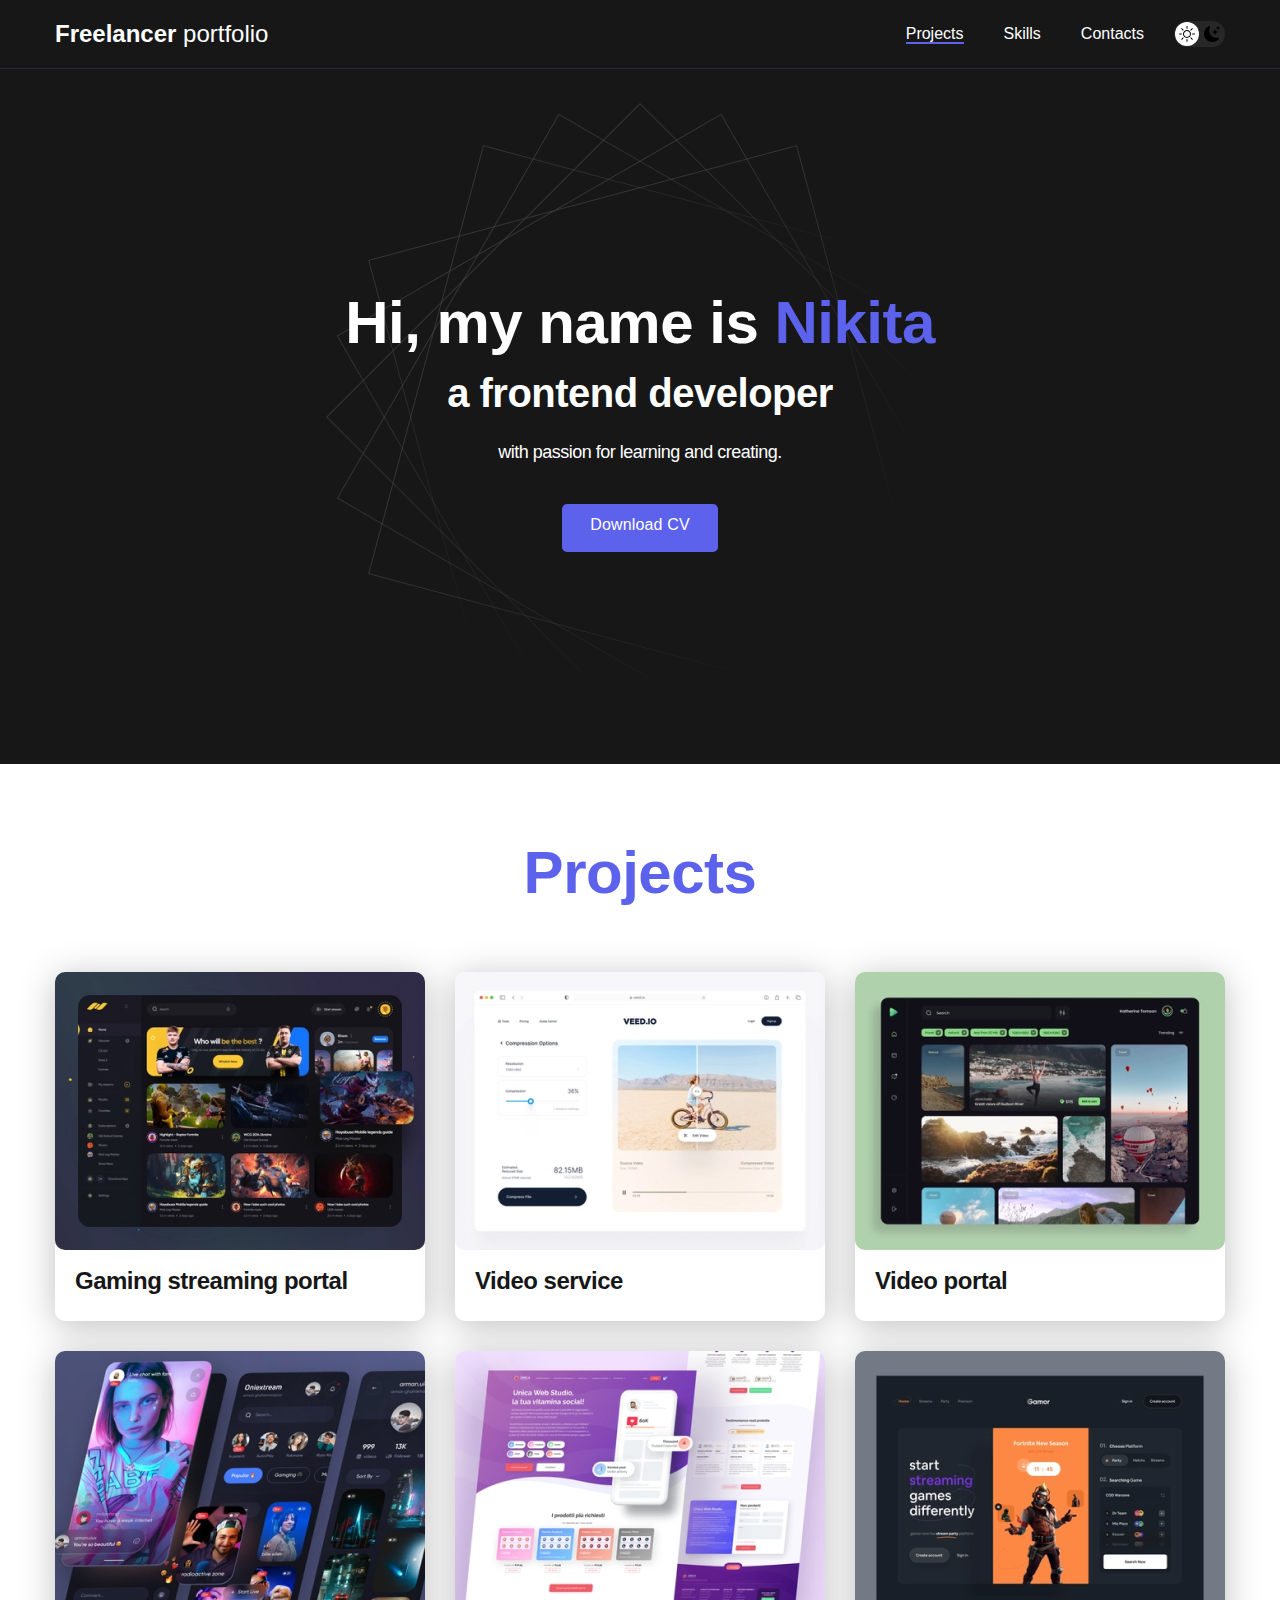
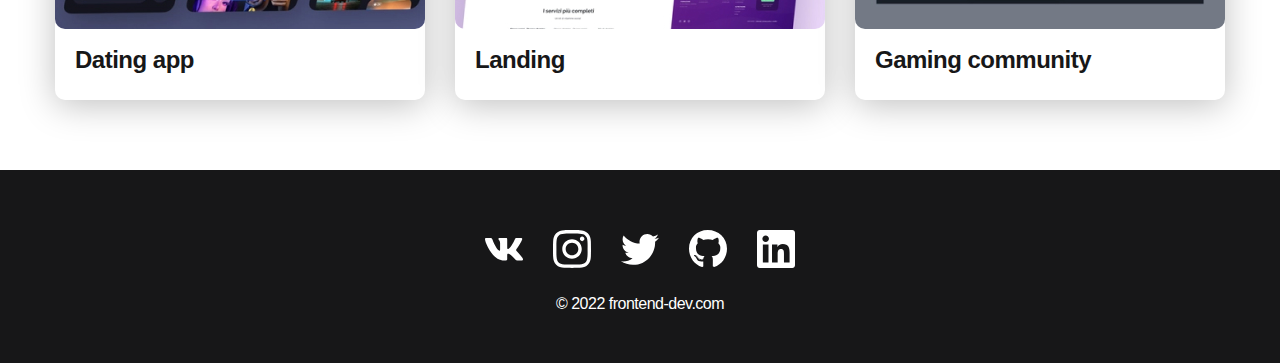
<file: index.html>
﻿<!DOCTYPE html>
<html lang="en">
<head>
    <meta charset="UTF-8">
    <meta http-equiv="X-UA-Compatible" content="IE=edge">
    <meta name="viewport" content="width=device-width, initial-scale=1.0">
    <title>Freelancer portfolio</title>
    <link rel="stylesheet" href="css/main.css">
</head>
<body>
    <nav class="nav">
        <div class="container">
            <div class="nav-row">
                <a href="index.html" class="logo"><strong>Freelancer</strong> portfolio</a>

                <button class="dark-mode-btn">
                    <img src="img/icons/sun.svg" alt="Light mode" class="dark-mode-btn__icon">
                    <img src="img/icons/moon.svg" alt="Dark mode" class="dark-mode-btn__icon">
                </button>

                <ul class="nav-list">
                    <li class="nav-list__item"><a href="index.html" class="nav-list__link nav-list__link--active">Projects</a></li>
                    <li class="nav-list__item"><a href="skills.html" class="nav-list__link">Skills</a></li>
                    <li class="nav-list__item"><a href="contacts.html" class="nav-list__link">Contacts</a></li>
                </ul>
            </div>
        </div>
    </nav>

    <header class="header">
        <div class="header__wrapper">
            <h1 class="header__title">
                <strong>Hi, my name is <em>Nikita</em></strong><br>
                a frontend developer
            </h1>
            <div class="header__text">
                <p>with passion for learning and creating.</p>
            </div>
            <a href="#!" class="btn">Download CV</a>
        </div>
    </header>

    <main class="section">
        <div class="container">
            <h2 class="title-1">Projects</h2>
            <ul class="projects">
                <li class="project">
                    <a href="project-page.html">
                        <img src="img/projects/01.jpg" alt="Project img" class="project__img">
                        <h3 class="project__title">Gaming streaming portal</h3>
                    </a>
                </li>
                <li class="project">
                    <a href="project-page.html">
                        <img src="img/projects/02.jpg" alt="Project img" class="project__img">
                        <h3 class="project__title">Video service</h3>
                    </a>
                </li>
                <li class="project">
                    <a href="project-page.html">
                        <img src="img/projects/03.jpg" alt="Project img" class="project__img">
                        <h3 class="project__title">Video portal</h3>
                    </a>
                </li>

                <li class="project">
                    <img src="img/projects/04.jpg" alt="Project img" class="project__img">
                    <h3 class="project__title">Dating app</h3>
                </li>
                <li class="project">
                    <img src="img/projects/05.jpg" alt="Project img" class="project__img">
                    <h3 class="project__title">Landing</h3>
                </li>
                <li class="project">
                    <img src="img/projects/06.jpg" alt="Project img" class="project__img">
                    <h3 class="project__title">Gaming community</h3>
                </li>

            </ul>
        </div>
    </main>

    <footer class="footer">
        <div class="container">
            <div class="footer__wrapper">
                <ul class="social">
                    <li class="social__item"><a href="https://vk.com/"><img src="img/icons/vk.svg" alt="Link"></a></li>
                    <li class="social__item"><a href="https://instagram.com/"><img src="img/icons/instagram.svg" alt="Link"></a></li>
                    <li class="social__item"><a href="https://twitter.com/"><img src="img/icons/twitter.svg" alt="Link"></a></li>
                    <li class="social__item"><a href="https://github.com"><img src="img/icons/gitHub.svg" alt="Link"></a></li>
                    <li class="social__item"><a href="https://linkedIn.com"><img src="img/icons/linkedIn.svg" alt="Link"></a></li>
                </ul>
                <div class="copyright">
                    <p>© 2022 frontend-dev.com</p>
                </div>
            </div>
        </div>
    </footer>

    <script src="js/main.js"></script>

</body>
</html>
</file>
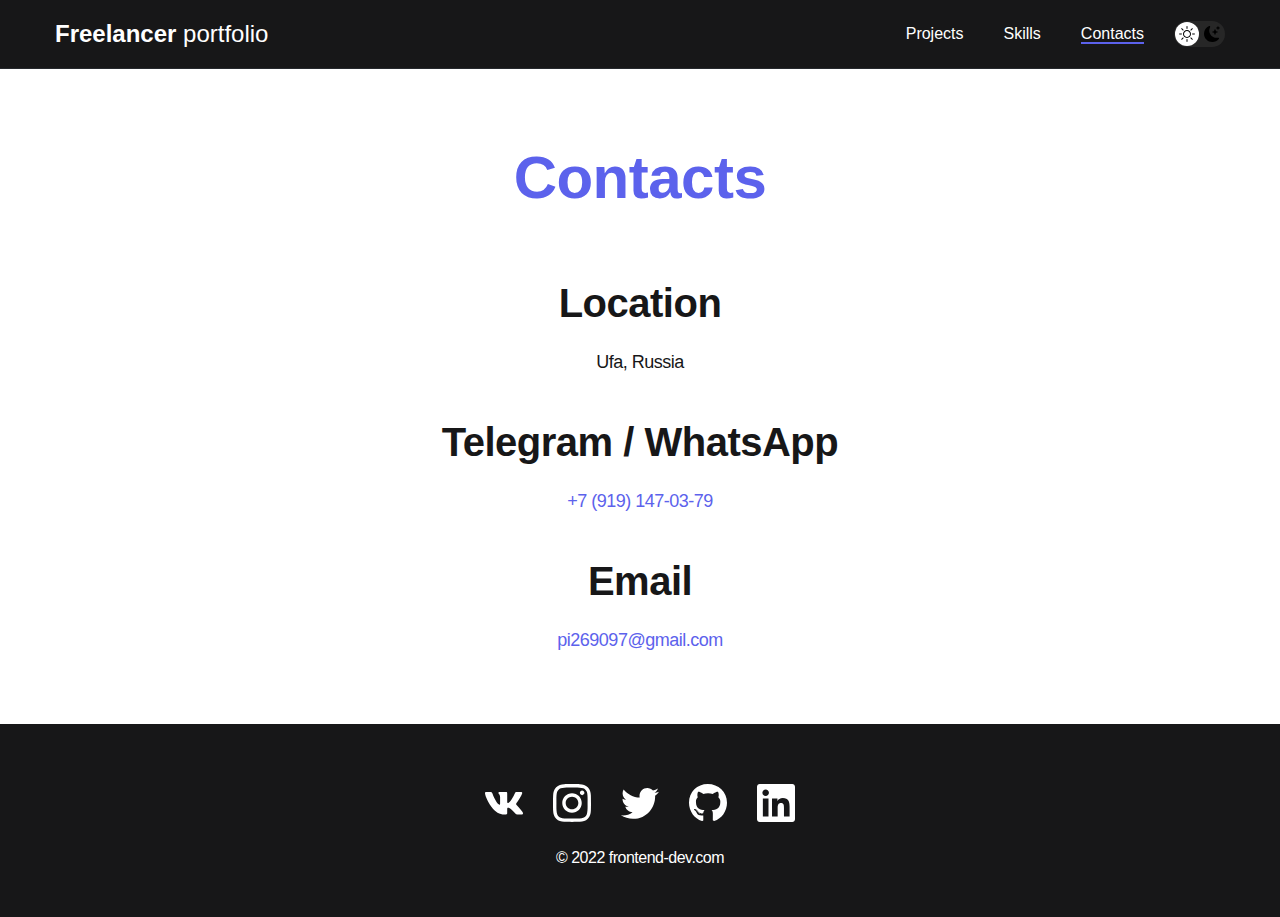
<file: contacts.html>
﻿<!DOCTYPE html>
<html lang="en">
<head>
    <meta charset="UTF-8">
    <meta http-equiv="X-UA-Compatible" content="IE=edge">
    <meta name="viewport" content="width=device-width, initial-scale=1.0">
    <title>Freelancer portfolio</title>
    <link rel="stylesheet" href="css/main.css">
</head>
<body>
    <nav class="nav">
        <div class="container">
            <div class="nav-row">
                <a href="index.html" class="logo"><strong>Freelancer</strong> portfolio</a>

                <button class="dark-mode-btn">
                    <img src="img/icons/sun.svg" alt="Light mode" class="dark-mode-btn__icon">
                    <img src="img/icons/moon.svg" alt="Dark mode" class="dark-mode-btn__icon">
                </button>
                
                <ul class="nav-list">
                    <li class="nav-list__item"><a href="index.html" class="nav-list__link">Projects</a></li>
                    <li class="nav-list__item"><a href="skills.html" class="nav-list__link">Skills</a></li>
                    <li class="nav-list__item"><a href="contacts.html" class="nav-list__link nav-list__link--active">Contacts</a></li>
                </ul>
            </div>
        </div>
    </nav>

    <main class="section">
        <div class="container">
                <h1 class="title-1">Contacts</h1>

                <ul class="content-list">
                    <li class="content-list__item">
                        <h2 class="title-2">Location</h2>
                        <p>Ufa, Russia</p>
                    </li>
                    <li class="content-list__item">
                        <h2 class="title-2">Telegram / WhatsApp</h2>
                        <p><a href="tel:+7 (919) 147-03-79">+7 (919) 147-03-79</a></p>
                    </li>
                    <li class="content-list__item">
                        <h2 class="title-2">Email</h2>
                        <p><a href="mailto:pi269097@gmail.com">pi269097@gmail.com</a></p>
                    </li>
                </ul>

        </div>
    </main>

    <footer class="footer">
        <div class="container">
            <div class="footer__wrapper">
                <ul class="social">
                    <li class="social__item"><a href="https://vk.com/"><img src="img/icons/vk.svg" alt="Link"></a></li>
                    <li class="social__item"><a href="https://instagram.com/"><img src="img/icons/instagram.svg" alt="Link"></a></li>
                    <li class="social__item"><a href="https://twitter.com/"><img src="img/icons/twitter.svg" alt="Link"></a></li>
                    <li class="social__item"><a href="https://github.com"><img src="img/icons/gitHub.svg" alt="Link"></a></li>
                    <li class="social__item"><a href="https://linkedIn.com"><img src="img/icons/linkedIn.svg" alt="Link"></a></li>
                </ul>
                <div class="copyright">
                    <p>© 2022 frontend-dev.com</p>
                </div>
            </div>
        </div>
    </footer>

    <script src="js/main.js"></script>

</body>
</html>
</file>
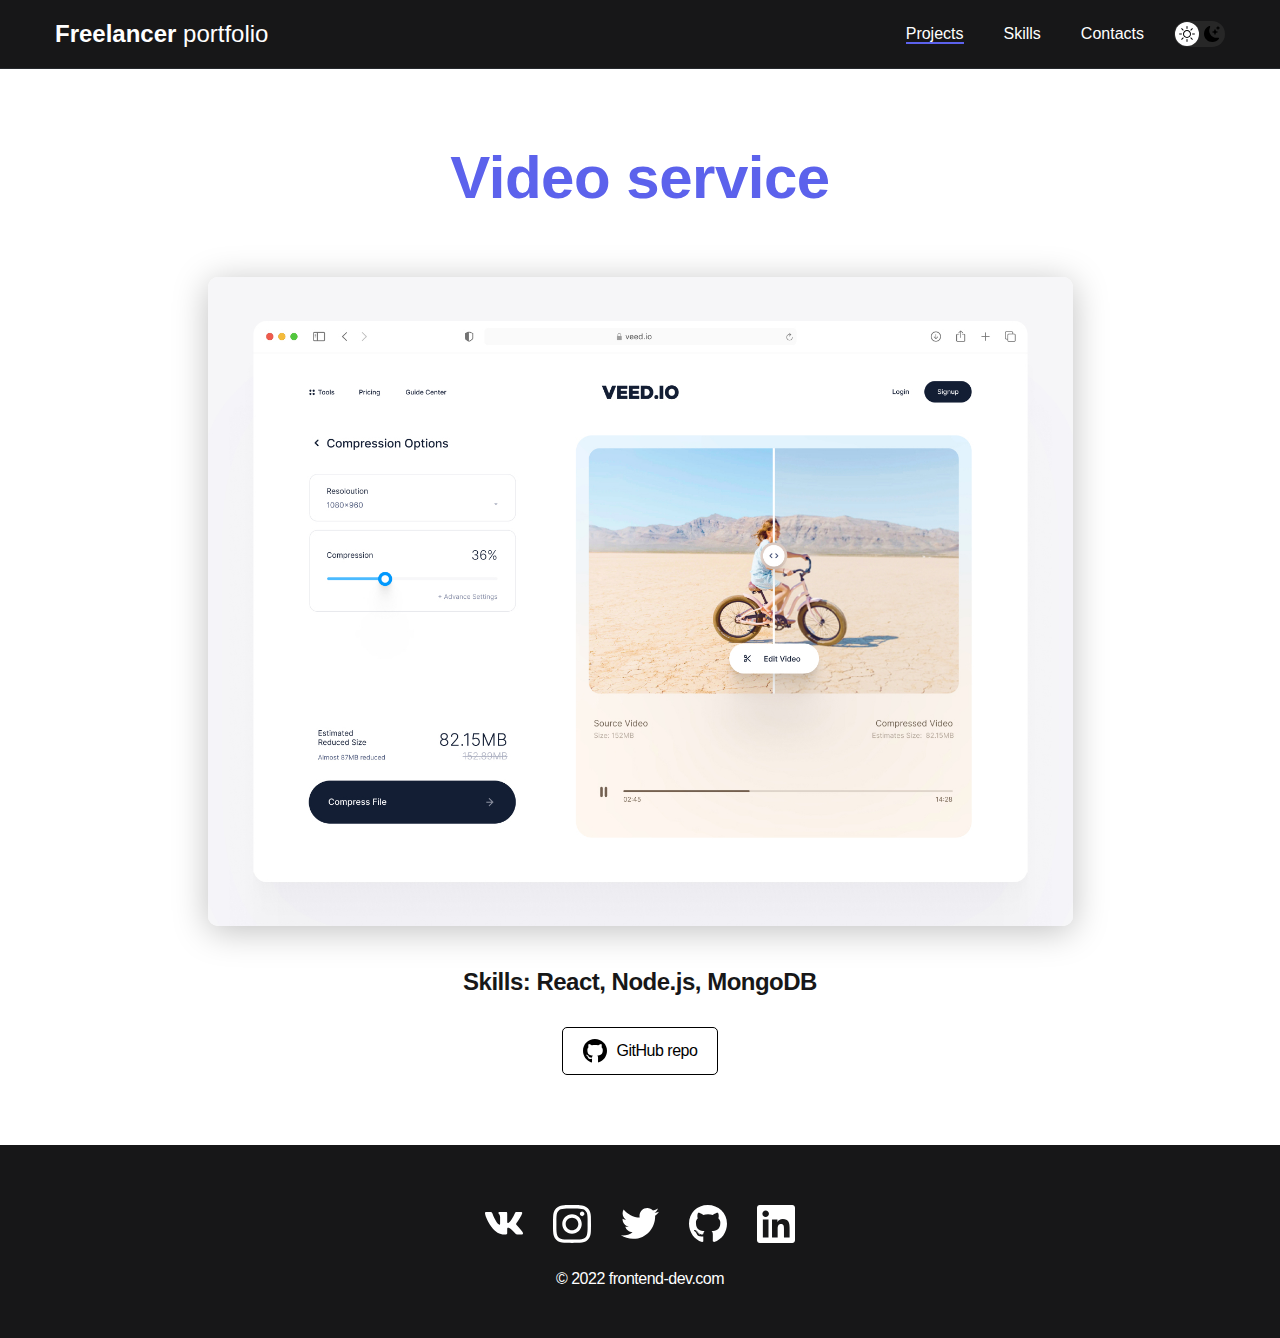
<file: project-page.html>
﻿<!DOCTYPE html>
<html lang="en">
<head>
    <meta charset="UTF-8">
    <meta http-equiv="X-UA-Compatible" content="IE=edge">
    <meta name="viewport" content="width=device-width, initial-scale=1.0">
    <title>Freelancer portfolio</title>
    <link rel="stylesheet" href="css/main.css">
</head>
<body>
    <nav class="nav">
        <div class="container">
            <div class="nav-row">
                <a href="index.html" class="logo"><strong>Freelancer</strong> portfolio</a>

                <button class="dark-mode-btn">
                    <img src="img/icons/sun.svg" alt="Light mode" class="dark-mode-btn__icon">
                    <img src="img/icons/moon.svg" alt="Dark mode" class="dark-mode-btn__icon">
                </button>

                <ul class="nav-list">
                    <li class="nav-list__item"><a href="index.html" class="nav-list__link nav-list__link--active">Projects</a></li>
                    <li class="nav-list__item"><a href="skills.html" class="nav-list__link">Skills</a></li>
                    <li class="nav-list__item"><a href="contacts.html" class="nav-list__link">Contacts</a></li>
                </ul>
            </div>
        </div>
    </nav>

    <main class="section">
        <div class="container">
            <div class="project-details">

                <h1 class="title-1">Video service</h1>

                <img src="img/projects/02-big.jpg" alt="" class="project-details__cover">

                <div class="project-details__desc">
                    <p>Skills: React, Node.js, MongoDB</p>
                </div>

                <a href="https://github.com/NikitaGareev" class="btn-outline">
                    <img src="img/icons/gitHub-black.svg" alt="">
                    GitHub repo
                </a>

            </div>
        </div>
    </main>

    <footer class="footer">
        <div class="container">
            <div class="footer__wrapper">
                <ul class="social">
                    <li class="social__item"><a href="https://vk.com/"><img src="img/icons/vk.svg" alt="Link"></a></li>
                    <li class="social__item"><a href="https://instagram.com/"><img src="img/icons/instagram.svg" alt="Link"></a></li>
                    <li class="social__item"><a href="https://twitter.com/"><img src="img/icons/twitter.svg" alt="Link"></a></li>
                    <li class="social__item"><a href="https://github.com"><img src="img/icons/gitHub.svg" alt="Link"></a></li>
                    <li class="social__item"><a href="https://linkedIn.com"><img src="img/icons/linkedIn.svg" alt="Link"></a></li>
                </ul>
                <div class="copyright">
                    <p>© 2022 frontend-dev.com</p>
                </div>
            </div>
        </div>
    </footer>

    <script src="js/main.js"></script>

</body>
</html>
</file>
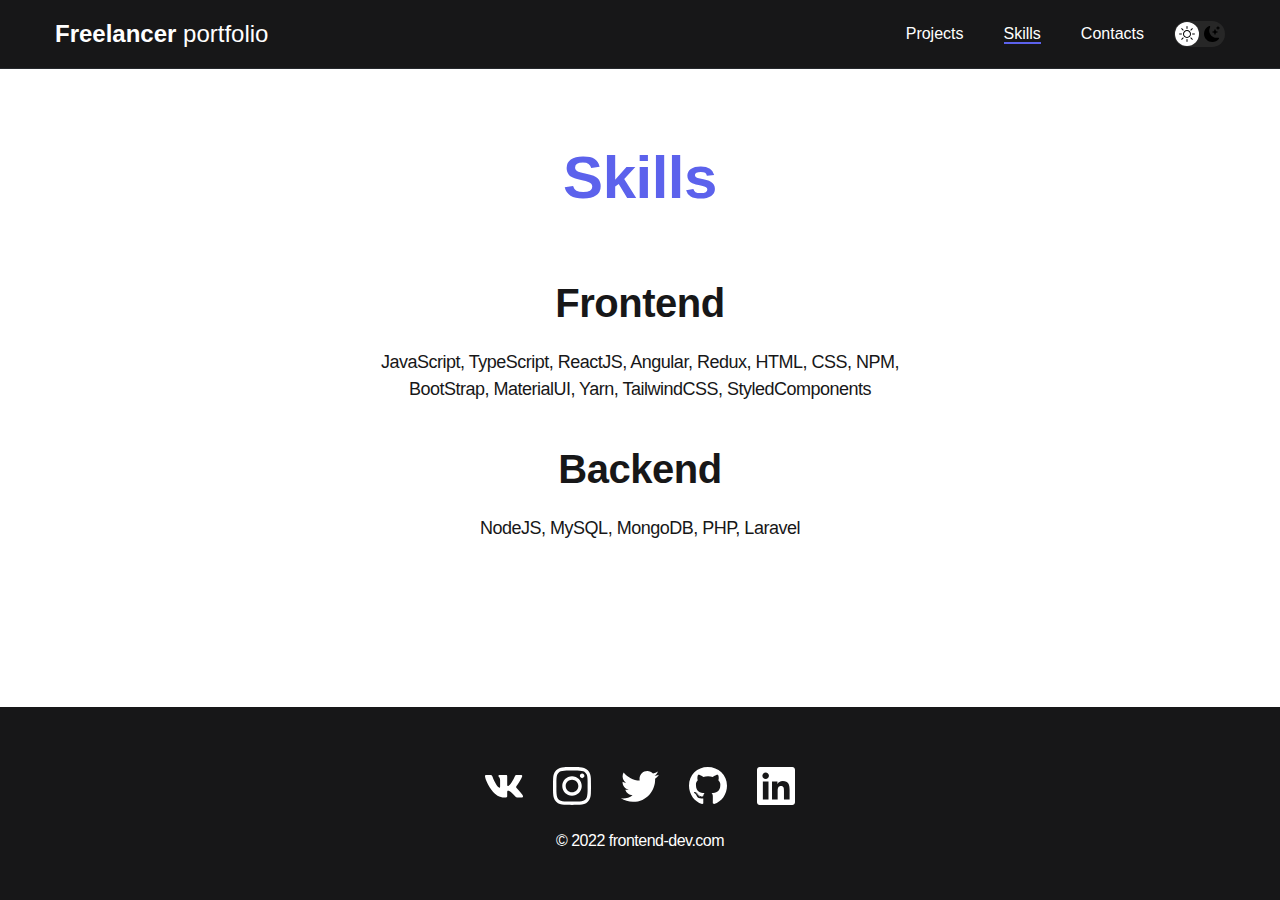
<file: skills.html>
﻿<!DOCTYPE html>
<html lang="en">
<head>
    <meta charset="UTF-8">
    <meta http-equiv="X-UA-Compatible" content="IE=edge">
    <meta name="viewport" content="width=device-width, initial-scale=1.0">
    <title>Freelancer portfolio</title>
    <link rel="stylesheet" href="css/main.css">
</head>
<body>
    <nav class="nav">
        <div class="container">
            <div class="nav-row">
                <a href="index.html" class="logo"><strong>Freelancer</strong> portfolio</a>

                <button class="dark-mode-btn">
                    <img src="img/icons/sun.svg" alt="Light mode" class="dark-mode-btn__icon">
                    <img src="img/icons/moon.svg" alt="Dark mode" class="dark-mode-btn__icon">
                </button>

                <ul class="nav-list">
                    <li class="nav-list__item"><a href="index.html" class="nav-list__link">Projects</a></li>
                    <li class="nav-list__item"><a href="skills.html" class="nav-list__link nav-list__link--active">Skills</a></li>
                    <li class="nav-list__item"><a href="contacts.html" class="nav-list__link">Contacts</a></li>
                </ul>
            </div>
        </div>
    </nav>

    <main class="section">
        <div class="container">
                <h1 class="title-1">Skills</h1>

                <ul class="content-list">
                    <li class="content-list__item">
                        <h2 class="title-2">Frontend</h2>
                        <p>JavaScript, TypeScript, ReactJS, Angular, Redux, HTML, CSS, NPM, BootStrap, MaterialUI, Yarn, TailwindCSS, StyledComponents</p>
                    </li>
                    <li class="content-list__item">
                        <h2 class="title-2">Backend</h2>
                        <p>NodeJS, MySQL, MongoDB, PHP, Laravel</p>
                    </li>
                </ul>

        </div>
    </main>

    <footer class="footer">
        <div class="container">
            <div class="footer__wrapper">
                <ul class="social">
                    <li class="social__item"><a href="https://vk.com/"><img src="img/icons/vk.svg" alt="Link"></a></li>
                    <li class="social__item"><a href="https://instagram.com/"><img src="img/icons/instagram.svg" alt="Link"></a></li>
                    <li class="social__item"><a href="https://twitter.com/"><img src="img/icons/twitter.svg" alt="Link"></a></li>
                    <li class="social__item"><a href="https://github.com"><img src="img/icons/gitHub.svg" alt="Link"></a></li>
                    <li class="social__item"><a href="https://linkedIn.com"><img src="img/icons/linkedIn.svg" alt="Link"></a></li>
                </ul>
                <div class="copyright">
                    <p>© 2022 frontend-dev.com</p>
                </div>
            </div>
        </div>
    </footer>

    <script src="js/main.js"></script>

</body>
</html>
</file>
<file: css/main.css>
@import "reset.css";

/*
font-family: 'DM Sans', sans-serif;
font-family: 'Poppins', sans-serif;
*/

/* * {
    border: 1px solid red;
} */

:root {
    --blackpure: #000;
    --black: #171718;
    --black-border: #26292D;
    --white: #fff;
    --purple: #5C62EC;

    --text-color: var(--black);

    --dark-bg: var(--black);
    --dark-border: var(--black-border);
    --header-text: var(--white);
    --accent: var(--purple);

    /* Light mode */
    --page-bg: var(--white);
    --text-color: var(--black);

    --title-1: var(--accent);

    --project-card-bg: var(--white);
    --project-card-text: var(--black);
    --box-shadow: 0px 5px 35px rgba(0, 0, 0, 0.25);
}

.dark {
     /* Dark mode */
    --page-bg: #252526;
    --text-color: var(--white);

    --title-1: var(--white);

    --project-card-bg: var(--black);
    --project-card-text: var(--white);
    --box-shadow: 0px 5px 35px rgba(0, 0, 0, 0.8);
}

html, body {
    display: flex;
    flex-direction: column;
    min-height: 100vh;

    font-family: 'DM Sans', sans-serif;
    letter-spacing: -0.5px;

    /* Light mode */
    background-color: var(--page-bg);
    color: var(--text-color);
}

/* General */

.container {
    margin: 0 auto;
    padding: 0 15px;
    max-width: 1200px;
}

.none {
    display: none !important;
}

.section {
    padding: 70px 0;
}

.title-1 {
    margin-bottom: 60px;

    font-size: 60px;
    font-weight: 700;
    line-height: 1.3;
    color: var(--title-1);
    text-align: center;
}

.title-2 {
    margin-bottom: 20px;

    font-size: 40px;
    font-weight: 700;
    line-height: 1.3;
}

/* Nav */

.nav {
    padding: 20px 0;
    border-bottom: 1px solid var(--dark-border);
    background-color: var(--dark-bg);
    color: var(--header-text);
    letter-spacing: normal;
}

.nav-row {
    display: flex;
    justify-content: flex-end;
    align-items: center;
    column-gap: 30px;
    row-gap: 20px;
    flex-wrap: wrap;
}

.logo {
    margin-right: auto;
    color: var(--header-text);
    font-size: 24px;
    font-family: 'Poppins', sans-serif;
}

.logo strong {
    font-weight: 700;
}

.nav-list {
    display: flex;
    flex-wrap: wrap;
    row-gap: 10px;
    align-items: center;
    column-gap: 40px;
    font-size: 16px;
    font-weight: 500;
    font-family: 'Poppins', sans-serif;
}

.nav-list__link {
    color: var(--header-text);
    transition: opacity 0.2s ease-in;
}

.nav-list__link:hover {
    opacity: 0.8;
}

.nav-list__link--active {
    position: relative;
}

.nav-list__link--active::before {
    content: "";

    position: absolute;
    left: 0;
    top: 100%;

    display: block;
    height: 2px;
    width: 100%;
    background-color: var(--accent);
}

/* Dark mode btn */

.dark-mode-btn {
    order: 9;

    position: relative;
    display: flex;
    justify-content: space-between;

    width: 51px;
    height: 26px;
    padding: 5px;

    border-radius: 50px;
    background-color: #272727;
}

.dark-mode-btn::before {
    content: "";

    position: absolute;
    top: 1px;
    left: 1px;

    display: block;
    width: 24px;
    height: 24px;

    border-radius: 50%;
    background-color: var(--white);

    transition: left 0.2s ease-in;
}

.dark-mode-btn--active::before {
    left: 26px;
}

.dark-mode-btn__icon {
    position: relative;
    z-index: 9;
}

/* Header */

.header {
    padding: 40px 0;
    min-height: 695px;

    display: flex;
    justify-content: center;
    align-items: center;

    background-color: var(--dark-bg);
    background-image: url('../img/header-bg.png');
    background-repeat: no-repeat;
    background-size: auto;
    background-position: center center;

    color: var(--header-text);
    text-align: center;
}

.header__wrapper {
    padding: 0 15px;
    max-width: 660px;
}

.header__title {
    margin-bottom: 20px;
    font-size: 40px;
    font-weight: 700;
    line-height: 1.4;
}

.header__title strong {
    font-size: 60px;
    font-weight: 700;
}

.header__title em {
    font-style: normal;
    color: var(--accent);
}

.header__text {
    margin-bottom: 40px;
    font-size: 18px;
    line-height: 1.333;
}

.header__text p + p{
    margin-top: 0.5em;
}

/* Btn */

.btn {
    display: inline-block;
    height: 48px;
    padding: 12px 28px;

    border-radius: 5px;
    background-color: var(--accent);
    color: var(--white);
    letter-spacing: 0.15px;
    font-size: 16px;
    font-weight: 500;

    transition: opacity 0.2s ease-in;
}

.btn:hover {
    opacity: 0.8;
}

.btn:active {
    position: relative;
    top: 1px;
}

/* Btn outline */

.btn-outline {
    display: flex;
    column-gap: 10px;
    align-items: center;

    height: 48px;
    padding: 12px 20px;

    border-radius: 5px;
    border: 1px solid var(--blackpure);
    background-color: var(--white);
    color: var(--blackpure);

    transition: opacity 0.2s ease-in;
}

.btn-outline:hover {
    opacity: 0.8;
}

.btn-outline:active {
    position: relative;
    top: 1px;
}

/* Projects  */

.projects {
    display: flex;
    justify-content: center;
    flex-wrap: wrap;
    column-gap: 30px;
    row-gap: 30px;
}

.project {
    max-width: 370px;
    background-color: var(--project-card-bg);
    box-shadow: var(--box-shadow);
    border-radius: 10px;
}

.project__img {
    border-radius: 10px;
}

.project__title {
    padding: 15px 20px 25px;
    font-weight: 700;
    font-size: 24px;
    line-height: 1.3;
    color: var(--project-card-text);
}

/* Project details */

.project-details {
    margin: 0 auto;
    max-width: 865px;

    display: flex;
    flex-direction: column;
    align-items: center;

    text-align: center;
}

.project-details__cover {
    max-width: 100%;
    margin-bottom: 40px;

    box-shadow: 0px 5px 35px rgba(0, 0, 0, 0.25);
    border-radius: 10px;
}

.project-details__desc {
    margin-bottom: 30px;

    font-weight: 700;
    font-size: 24px;
    line-height: 1.3;
}

/* Content list */

.content-list {
    margin: 0 auto;
    max-width: 570px;
    display: flex;
    flex-direction: column;
    align-items: center;
    row-gap: 40px;
    text-align: center;
}

.content-list a {
    color: var(--accent);
}

.content-list__item {
    font-size: 18px;
    line-height: 1.5;
}

.content-list__item p + p {
    margin-top: 0.5em;
}

/* Footer */

.footer {
    margin-top: auto;
    padding: 60px 0 50px;
    background-color: var(--dark-bg);
    color: var(--header-text);
}

.footer__wrapper {
    display: flex;
    flex-direction: column;
    align-items: center;
    row-gap: 27px;
}

.social {
    display: flex;
    column-gap: 30px;
    align-items: center;
}

.copyright {
    font-size: 16px;
}

.copyright p + p {
    margin-top: 0.5em;
}

@media (max-width: 620px) {

    /* Header  */

    .header {
        min-height: unset;
    }

    .header__title {
        font-size: 30px;
    }

    .header__title strong {
        font-size: 40px;
    }

    /* Nav */

    .nav-row {
        justify-content: space-between;
    }

    .dark-mode-btn {
        order: 0;
    }

    /* General */

    .section {
        padding: 40px 0;
    }

    .title-1 {
        margin-bottom: 30px;
        font-size: 40px;
    }

    .title-2 {
        margin-bottom: 10px;
        font-size: 30px;
    }

    /* Projects */

    .project__title {
        font-size: 22px;
    }

    /* Project page */

    .project-details__desc {
        margin-bottom: 20px;
        font-size: 22px;
    }

    /* Content List */

    .content-list {
        row-gap: 20px;
    }

    .content-list__item {
        font-size: 16px;
    }

    /* Footer */

    .footer {
        padding: 40px 0 30px;
    }

    .footer__wrapper {
        row-gap: 20px;
    }

    /* Social */

    .social {
        column-gap: 20px;
    }

    .social__item {
        width: 28px;
    }

}
</file>
